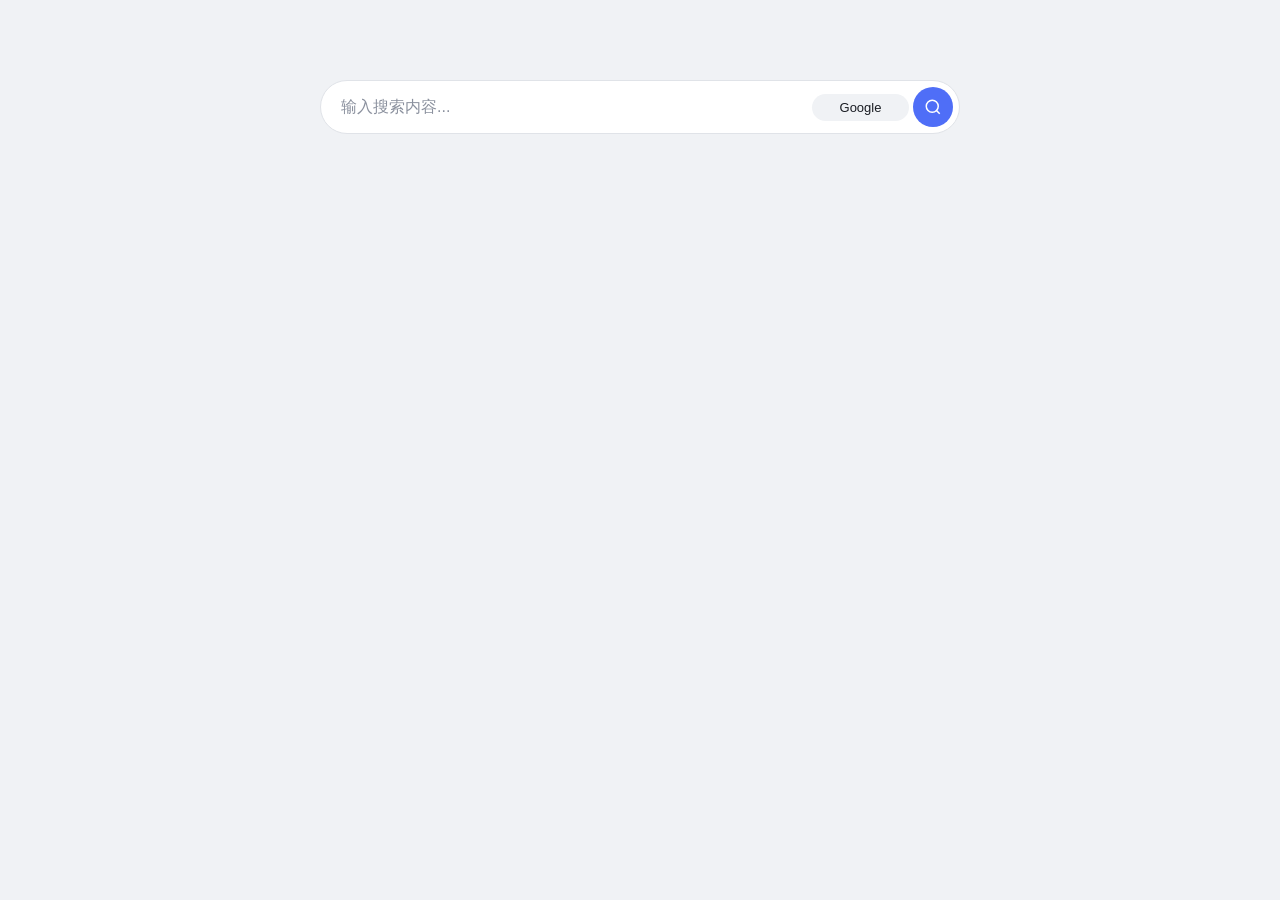
<file: index.html>
<!DOCTYPE html>
<html lang="zh-CN">
<head>
  <meta charset="UTF-8">
  <meta name="viewport" content="width=device-width, initial-scale=1.0">
  <title>Homepage</title>
  <link rel="stylesheet" href="src/styles/global.css">
  <link rel="stylesheet" href="src/modules/search/search.css">
</head>
<body>
  <div id="app"></div>

  <script type="module">
    import App from './src/core/app.js';
    import SearchModule from './src/modules/search/search.js';

    const app = new App();

    app.start([
      new SearchModule(),
    ]);

    // 全局键盘事件 → 转发到 EventBus
    document.addEventListener('keydown', (e) => {
      app.eventBus.emit('app:keydown', {
        key: e.key,
        ctrlKey: e.ctrlKey,
        metaKey: e.metaKey,
      });
    });
  </script>
</body>
</html>
</file>
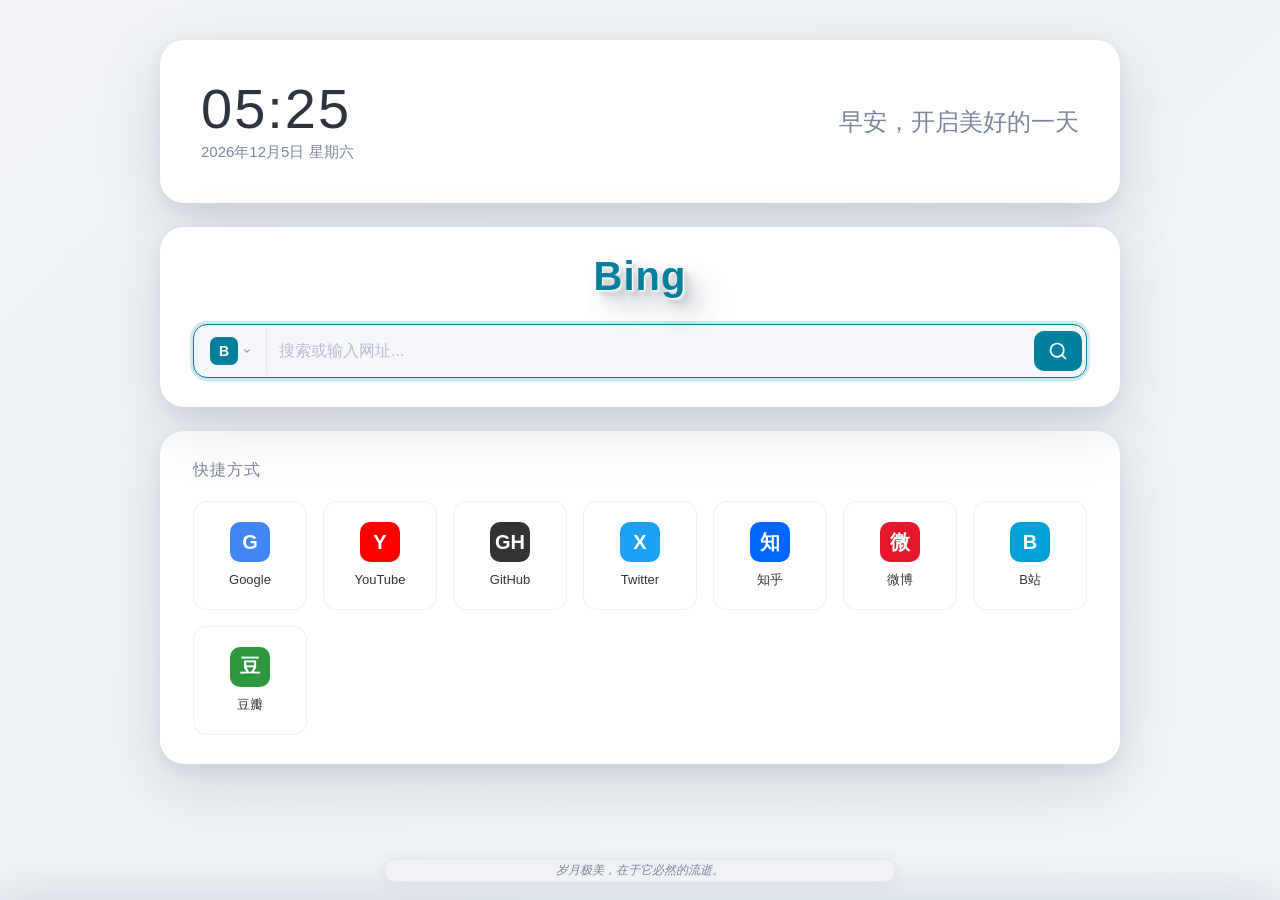
<file: newtab.html>
<!DOCTYPE html>
<html lang="zh-CN">
<head>
  <meta charset="UTF-8" />
  <meta name="viewport" content="width=device-width, initial-scale=1.0, maximum-scale=1.0, minimum-scale=1.0, user-scalable=no, viewport-fit=cover" />
  <title>New Tab</title>
  <link rel="stylesheet" href="styles.css" />
</head>
<body>
  <div class="container">
    <header class="hero-card">
      <div class="time-section">
        <div class="time" id="time">00:00</div>
        <div class="date" id="date">加载中...</div>
      </div>
      <div class="greeting" id="greeting">你好</div>
    </header>

    <section class="card search-card">
      <div class="engine-logo" id="engineLogo">Google</div>
      <form class="search-box" id="searchForm">
        <div class="engine-select" id="engineSelect">
          <button type="button" class="engine-trigger" id="engineTrigger" aria-haspopup="listbox" aria-expanded="false">
            <span class="engine-icon" id="engineIcon">G</span>
            <svg class="engine-caret" viewBox="0 0 24 24" width="10" height="10" fill="none" stroke="currentColor" stroke-width="2.5" stroke-linecap="round" stroke-linejoin="round"><polyline points="6 9 12 15 18 9"></polyline></svg>
          </button>
          <ul class="engine-menu" id="engineMenu" role="listbox"></ul>
        </div>
        <input
          type="text"
          id="searchInput"
          class="search-input"
          placeholder="搜索或输入网址..."
          autocomplete="off"
          autofocus
        />
        <button type="submit" class="search-btn" aria-label="搜索">
          <svg viewBox="0 0 24 24" width="20" height="20" fill="none" stroke="currentColor" stroke-width="2" stroke-linecap="round" stroke-linejoin="round">
            <circle cx="11" cy="11" r="8"></circle>
            <line x1="21" y1="21" x2="16.65" y2="16.65"></line>
          </svg>
        </button>
      </form>
    </section>

    <section class="card shortcuts-card">
      <h2 class="card-title">快捷方式</h2>
      <div class="shortcuts-grid" id="shortcutsGrid"></div>
    </section>
  </div>

  <div class="bottom-bar"><span id="quote">每一个不曾起舞的日子，都是对生命的辜负。</span></div>

  <div class="drawer" id="drawer">
    <div class="drawer-content" id="drawerContent">
      <p style="text-align:center;color:#aaa;font-size:13px;">功能开发中…</p>
    </div>
  </div>
  <script src="script.js"></script>
</body>
</html>
</file>
<file: src/styles/global.css>
/* ============================
   全局样式 & CSS 变量
   ============================ */

:root {
  /* 色彩系统 */
  --primary: #4f6ef7;
  --primary-hover: #3b5de7;
  --bg: #f0f2f5;
  --surface: #ffffff;
  --border: #e0e3e8;
  --text-primary: #1a1d23;
  --text-secondary: #8b919e;

  /* 圆角 */
  --radius: 8px;

  /* 字体 */
  --font-family: -apple-system, BlinkMacSystemFont, 'Segoe UI', Roboto, 'Helvetica Neue', Arial, sans-serif;
}

/* 暗色主题 */
@media (prefers-color-scheme: dark) {
  :root {
    --primary: #6c8cff;
    --primary-hover: #5a7af0;
    --bg: #1a1b1e;
    --surface: #2c2d30;
    --border: #3e3f44;
    --text-primary: #e4e6eb;
    --text-secondary: #8b8d94;
  }
}

/* Reset */
*,
*::before,
*::after {
  margin: 0;
  padding: 0;
  box-sizing: border-box;
}

html, body {
  height: 100%;
}

body {
  font-family: var(--font-family);
  background: var(--bg);
  color: var(--text-primary);
  -webkit-font-smoothing: antialiased;
  -moz-osx-font-smoothing: grayscale;
}

#app {
  display: flex;
  flex-direction: column;
  align-items: center;
  min-height: 100vh;
  padding: 20px;
}
</file>
<file: src/modules/search/search.css>
/* ============================
   搜索模块样式
   ============================ */

.search-module {
  display: flex;
  justify-content: center;
  align-items: center;
  width: 100%;
  padding: 60px 20px 40px;
}

.search-wrapper {
  width: 100%;
  max-width: 640px;
}

.search-bar {
  display: flex;
  align-items: center;
  background: var(--surface);
  border: 1px solid var(--border);
  border-radius: 28px;
  padding: 6px 6px 6px 20px;
  transition: border-color 0.2s, box-shadow 0.2s;
}

.search-bar:focus-within {
  border-color: var(--primary);
  box-shadow: 0 0 0 3px color-mix(in srgb, var(--primary) 25%, transparent);
}

.search-input {
  flex: 1;
  border: none;
  outline: none;
  background: transparent;
  font-size: 16px;
  color: var(--text-primary);
  padding: 8px 0;
  min-width: 0;
}

.search-input::placeholder {
  color: var(--text-secondary);
}

.search-engine-select {
  border: none;
  outline: none;
  background: var(--bg);
  color: var(--text-primary);
  font-size: 13px;
  padding: 6px 10px;
  border-radius: 16px;
  cursor: pointer;
  margin-right: 4px;
  appearance: none;
  -webkit-appearance: none;
  text-align: center;
}

.search-engine-select:focus {
  outline: 2px solid var(--primary);
  outline-offset: -2px;
}

.search-btn {
  display: flex;
  align-items: center;
  justify-content: center;
  width: 40px;
  height: 40px;
  border: none;
  border-radius: 50%;
  background: var(--primary);
  color: #fff;
  cursor: pointer;
  transition: background 0.2s, transform 0.15s;
  flex-shrink: 0;
}

.search-btn:hover {
  background: var(--primary-hover);
}

.search-btn:active {
  transform: scale(0.95);
}

/* 响应式 */
@media (max-width: 600px) {
  .search-module {
    padding: 40px 16px 30px;
  }

  .search-bar {
    padding: 4px 4px 4px 14px;
    border-radius: 24px;
  }

  .search-input {
    font-size: 15px;
    padding: 6px 0;
  }

  .search-engine-select {
    font-size: 12px;
    padding: 4px 8px;
  }

  .search-btn {
    width: 36px;
    height: 36px;
  }
}
</file>
<file: styles.css>
:root {
  --bg-gradient: linear-gradient(135deg, #f0f2f5 0%, #eef1f5 50%, #f0f3f7 100%);
  --card-bg: #ffffff;
  --card-border: transparent;
  --card-shadow: 0 20px 60px rgba(80, 100, 120, 0.18),
                 0 6px 16px rgba(80, 100, 120, 0.1);
  --card-hover-shadow: 0 28px 72px rgba(80, 100, 120, 0.25),
                       0 8px 20px rgba(80, 100, 120, 0.12);
  --text-primary: #2c3440;
  --text-secondary: #7a8699;
  --text-muted: #b4bed0;
  --accent: #8fa4c5;
  --accent-hover: #7a92b8;
  --input-bg: #f5f7fa;
  --radius: 24px;
  --radius-sm: 14px;
  --brand-color: #00809d;
  --brand-color-hover: #006a83;
  --brand-color-soft: rgba(0, 128, 157, 0.12);
  --brand-color-ring: rgba(0, 128, 157, 0.18);
}

* {
  margin: 0;
  padding: 0;
  box-sizing: border-box;
  -webkit-tap-highlight-color: transparent;
  -webkit-touch-callout: none;
  -webkit-user-select: none;
  -ms-user-select: none;
  user-select: none;
  -webkit-text-size-adjust: 100%;
  -ms-text-size-adjust: 100%;
}

html,
body {
  overscroll-behavior: none;
  -webkit-overflow-scrolling: touch;
  touch-action: manipulation;
  overflow: hidden;
  scrollbar-width: none;
  -ms-overflow-style: none;
}

html::-webkit-scrollbar,
body::-webkit-scrollbar {
  display: none;
}

body {
  font-family: -apple-system, BlinkMacSystemFont, "Segoe UI", "PingFang SC",
               "Microsoft YaHei", sans-serif;
  min-height: 100vh;
  background: var(--bg-gradient);
  color: var(--text-primary);
  padding: 40px 20px;
  display: flex;
  justify-content: center;
  align-items: flex-start;
  -webkit-font-smoothing: antialiased;
  -moz-osx-font-smoothing: grayscale;
}

.container {
  width: 100%;
  max-width: 960px;
  display: flex;
  flex-direction: column;
  gap: 24px;
  padding-bottom: 44px;
}

.card,
.hero-card {
  background: var(--card-bg);
  border: 1px solid var(--card-border);
  border-radius: var(--radius);
  box-shadow: var(--card-shadow);
  backdrop-filter: blur(12px);
  -webkit-backdrop-filter: blur(12px);
  padding: 32px;
  transition: all 0.3s ease;
  position: relative;
}

.hero-card {
  display: flex;
  justify-content: space-between;
  align-items: center;
  flex-wrap: wrap;
  gap: 20px;
  padding: 40px;
}

.time-section {
  display: flex;
  flex-direction: column;
  gap: 6px;
}

.time {
  font-size: 56px;
  font-weight: 200;
  letter-spacing: 2px;
  color: var(--text-primary);
  font-variant-numeric: tabular-nums;
  line-height: 1;
}

.date {
  font-size: 15px;
  color: var(--text-secondary);
}

.greeting {
  font-size: 24px;
  font-weight: 300;
  color: var(--text-secondary);
  text-align: right;
}

.search-card {
  padding: 28px 32px;
  z-index: 2;
}

.engine-logo {
  font-size: 40px;
  font-weight: 900;
  letter-spacing: 1px;
  color: var(--brand-color);
  text-align: center;
  margin-bottom: 28px;
  line-height: 1;
  user-select: none;
  transition: color 0.2s ease, text-shadow 0.2s ease;
  text-shadow:
    1px 1px 0.5px rgba(255, 255, 255, 0.7),
    2px 2px 1px rgba(245, 245, 245, 0.6),
    3px 3px 2px rgba(225, 225, 225, 0.5),
    4px 4px 3px rgba(205, 205, 205, 0.4),
    6px 6px 5px rgba(180, 180, 180, 0.3),
    8px 8px 10px rgba(160, 170, 180, 0.3),
    14px 14px 24px rgba(100, 120, 140, 0.3),
    20px 20px 35px rgba(100, 120, 140, 0.2);
}

.engine-logo:hover {
  transform: translateY(-2px) scale(1.02);
}

.search-box {
  display: flex;
  align-items: center;
  background: var(--input-bg);
  border: 1px solid rgba(200, 210, 225, 0.4);
  border-radius: var(--radius-sm);
  padding: 4px 4px 4px 6px;
  transition: all 0.2s ease;
}

.search-box:focus-within {
  border-color: var(--brand-color);
  box-shadow: 0 0 0 3px var(--brand-color-ring);
}

.engine-select {
  position: relative;
  display: flex;
  align-items: center;
  padding: 0 8px 0 6px;
  border-right: 1px solid rgba(200, 210, 225, 0.4);
}

.engine-trigger {
  display: flex;
  align-items: center;
  gap: 4px;
  background: transparent;
  border: none;
  outline: none;
  cursor: pointer;
  padding: 8px 6px 8px 4px;
  border-radius: 8px;
  color: var(--text-secondary);
  font-family: inherit;
  transition: background 0.2s ease, color 0.2s ease;
}

.engine-trigger:hover {
  background-color: var(--brand-color-soft);
  color: var(--text-primary);
}

.engine-trigger[aria-expanded="true"] {
  background-color: var(--brand-color-soft);
  color: var(--text-primary);
}

.engine-trigger[aria-expanded="true"] .engine-caret {
  transform: rotate(180deg);
}

.engine-icon {
  display: inline-flex;
  align-items: center;
  justify-content: center;
  width: 28px;
  height: 28px;
  border-radius: 7px;
  font-size: 14px;
  font-weight: 700;
  color: white;
  letter-spacing: 0;
  line-height: 1;
  background: var(--brand-color);
}

.engine-caret {
  transition: transform 0.2s ease;
  flex-shrink: 0;
}

.engine-menu {
  position: absolute;
  top: calc(100% + 6px);
  left: 0;
  min-width: 160px;
  list-style: none;
  padding: 6px;
  margin: 0;
  background: white;
  border: 1px solid rgba(200, 210, 225, 0.35);
  border-radius: 12px;
  box-shadow: 0 8px 24px rgba(100, 120, 150, 0.18),
              0 2px 6px rgba(100, 120, 150, 0.08);
  opacity: 0;
  visibility: hidden;
  transform: translateY(-6px);
  pointer-events: none;
  transition: opacity 0.18s ease, transform 0.18s ease, visibility 0.18s;
  z-index: 100;
}

.engine-select.open .engine-menu {
  opacity: 1;
  visibility: visible;
  transform: translateY(0);
  pointer-events: auto;
}

.engine-menu li {
  display: flex;
  align-items: center;
  gap: 10px;
  padding: 9px 12px 9px 4px;
  border-radius: 8px;
  font-size: 14px;
  color: var(--text-primary);
  cursor: pointer;
  transition: background 0.15s ease;
  white-space: nowrap;
  user-select: none;
}

.engine-menu li:hover {
  background-color: rgba(143, 164, 197, 0.12);
}

.engine-menu li.active {
  background-color: rgba(143, 164, 197, 0.2);
  font-weight: 500;
}

.engine-menu .engine-icon {
  width: 28px;
  height: 28px;
  font-size: 14px;
  border-radius: 7px;
}

.engine-menu .engine-label {
  flex: 1;
}

.search-input {
  flex: 1;
  border: none;
  outline: none;
  background: transparent;
  font-size: 16px;
  color: var(--text-primary);
  padding: 12px 10px 12px 12px;
  font-family: inherit;
  -webkit-user-select: text;
  user-select: text;
  -webkit-touch-callout: default;
}

.search-input::placeholder {
  color: var(--text-muted);
}

.search-btn {
  background: var(--brand-color);
  border: none;
  border-radius: 10px;
  padding: 10px 14px;
  cursor: pointer;
  color: white;
  display: flex;
  align-items: center;
  justify-content: center;
  transition: all 0.2s ease;
}

.search-btn:hover {
  background: var(--brand-color-hover);
  transform: translateY(-1px);
}

.shortcuts-card {
  padding: 28px 32px;
}

.card-title {
  font-size: 16px;
  font-weight: 500;
  color: var(--text-secondary);
  margin-bottom: 20px;
  letter-spacing: 1px;
}

.shortcuts-grid {
  display: grid;
  grid-template-columns: repeat(auto-fill, minmax(110px, 1fr));
  gap: 16px;
}

.shortcuts-grid.edit-mode .shortcut-item {
  cursor: grab;
}

.shortcuts-grid.edit-mode .shortcut-item.dragging-active {
  cursor: grabbing;
}

.shortcut-item {
  display: flex;
  flex-direction: column;
  align-items: center;
  justify-content: center;
  padding: 20px 12px;
  background: #ffffff;
  border: 1px solid rgba(200, 210, 225, 0.3);
  border-radius: var(--radius-sm);
  cursor: pointer;
  transition: transform 0.15s ease, box-shadow 0.15s ease, border-color 0.15s ease, opacity 0.15s ease;
  text-decoration: none;
  color: inherit;
  gap: 10px;
  position: relative;
  user-select: none;
  -webkit-user-select: none;
  -webkit-tap-highlight-color: transparent;
  touch-action: none;
  outline: none;
}

.shortcut-item.pressed {
  transform: scale(0.93);
  opacity: 0.85;
  box-shadow: 0 2px 8px rgba(100, 120, 150, 0.25);
}

.shortcut-item.dragging {
  opacity: 0.9;
  box-shadow: 0 8px 24px rgba(100, 120, 150, 0.4);
  border-color: var(--brand-color);
}

.shortcut-item.drag-target {
  border-color: var(--brand-color);
  border-style: dashed;
  border-width: 2px;
  box-shadow: 0 0 0 3px var(--brand-color-ring);
}

.shortcut-item.wobble {
  animation: wobble 0.35s ease-in-out;
}

@keyframes wobble {
  0%   { transform: rotate(0deg) scale(1); }
  25%  { transform: rotate(-1.5deg) scale(1.02); }
  50%  { transform: rotate(1.5deg) scale(1.02); }
  75%  { transform: rotate(-0.8deg) scale(1.01); }
  100% { transform: rotate(0deg) scale(1); }
}

.shortcut-item:hover {
  transform: translateY(-3px);
  box-shadow: 0 6px 20px rgba(100, 120, 150, 0.15);
  border-color: var(--accent);
}

.shortcut-delete {
  position: absolute;
  top: -8px;
  right: -8px;
  width: 22px;
  height: 22px;
  border-radius: 50%;
  background: #ef4444;
  border: 2px solid white;
  color: white;
  display: flex;
  align-items: center;
  justify-content: center;
  font-size: 14px;
  font-weight: 700;
  line-height: 1;
  cursor: pointer;
  opacity: 0;
  visibility: hidden;
  transform: scale(0.6);
  transition: opacity 0.2s ease, transform 0.2s ease, visibility 0.2s;
  z-index: 10;
  box-shadow: 0 2px 6px rgba(0,0,0,0.25);
  -webkit-tap-highlight-color: transparent;
}

.shortcut-delete:active {
  transform: scale(0.9);
  background: #dc2626;
}

.edit-mode .shortcut-delete {
  opacity: 1;
  visibility: visible;
  transform: scale(1);
}

.edit-mode .shortcut-item:hover {
  transform: none;
  box-shadow: 0 2px 8px rgba(100, 120, 150, 0.15);
}

.shortcut-icon {
  width: 40px;
  height: 40px;
  border-radius: 10px;
  display: flex;
  align-items: center;
  justify-content: center;
  font-size: 20px;
  font-weight: 600;
  color: white;
}

.shortcut-name {
  font-size: 13px;
  color: var(--text-primary);
  text-align: center;
  line-height: 1.3;
}

.bottom-bar {
  position: fixed;
  bottom: var(--bar-bottom, 18px);
  left: 30%;
  width: 40%;
  padding: 2px 14px;
  box-sizing: border-box;
  background: var(--bar-bg, #f0f2f5);
  backdrop-filter: blur(10px);
  -webkit-backdrop-filter: blur(10px);
  border-radius: var(--bar-radius, 14px);
  border: 1px solid rgba(200, 210, 225, 0.3);
  box-shadow: 0 var(--bar-shadow-y, 4px) 16px rgba(100, 120, 140, 0.1);
  text-align: center;
  font-size: 12px;
  color: var(--text-secondary);
  font-style: italic;
  z-index: 21;
  overflow: visible;
  white-space: nowrap;
  touch-action: none;
  user-select: none;
  transition: bottom 0.35s cubic-bezier(0.32, 0.72, 0, 1),
              transform 0.35s cubic-bezier(0.32, 0.72, 0, 1),
              border-radius 0.35s cubic-bezier(0.32, 0.72, 0, 1),
              box-shadow 0.35s cubic-bezier(0.32, 0.72, 0, 1),
              background 0.2s ease;
}

.bottom-bar #quote {
  display: inline-block;
  white-space: nowrap;
}

.bottom-bar.scrolling {
  text-align: left;
}

@keyframes marquee {
  0%   { transform: translateX(0); }
  100% { transform: translateX(-50%); }
}

/* ── 底部抽屉 ── */

.drawer {
  position: fixed;
  bottom: 0;
  left: 0;
  right: 0;
  height: 52vh;
  background: rgba(255, 255, 255, 0.95);
  backdrop-filter: blur(16px);
  -webkit-backdrop-filter: blur(16px);
  border-radius: 18px 18px 0 0;
  border-top: 1px solid rgba(200, 210, 225, 0.35);
  box-shadow: 0 -8px 40px rgba(100, 120, 150, 0.18);
  z-index: 20;
  transform: translateY(100%);
  transition: transform 0.35s cubic-bezier(0.32, 0.72, 0, 1);
  touch-action: none;
  user-select: none;
  display: flex;
  flex-direction: column;
}
.drawer.open {
  transform: translateY(0);
}

.drawer-content {
  flex: 1;
  overflow-y: auto;
  padding: 8px 20px 24px;
  -webkit-overflow-scrolling: touch;
}

@media (max-width: 640px) {
  body {
    padding: 24px 16px;
  }

  .hero-card {
    flex-direction: column;
    text-align: center;
    padding: 28px 20px;
  }

  .greeting {
    text-align: center;
  }

  .time {
    font-size: 44px;
  }

  .card,
  .search-card,
  .shortcuts-card {
    padding: 20px;
  }

  .shortcuts-grid {
    grid-template-columns: repeat(auto-fill, minmax(90px, 1fr));
    gap: 12px;
  }
}
</file>
